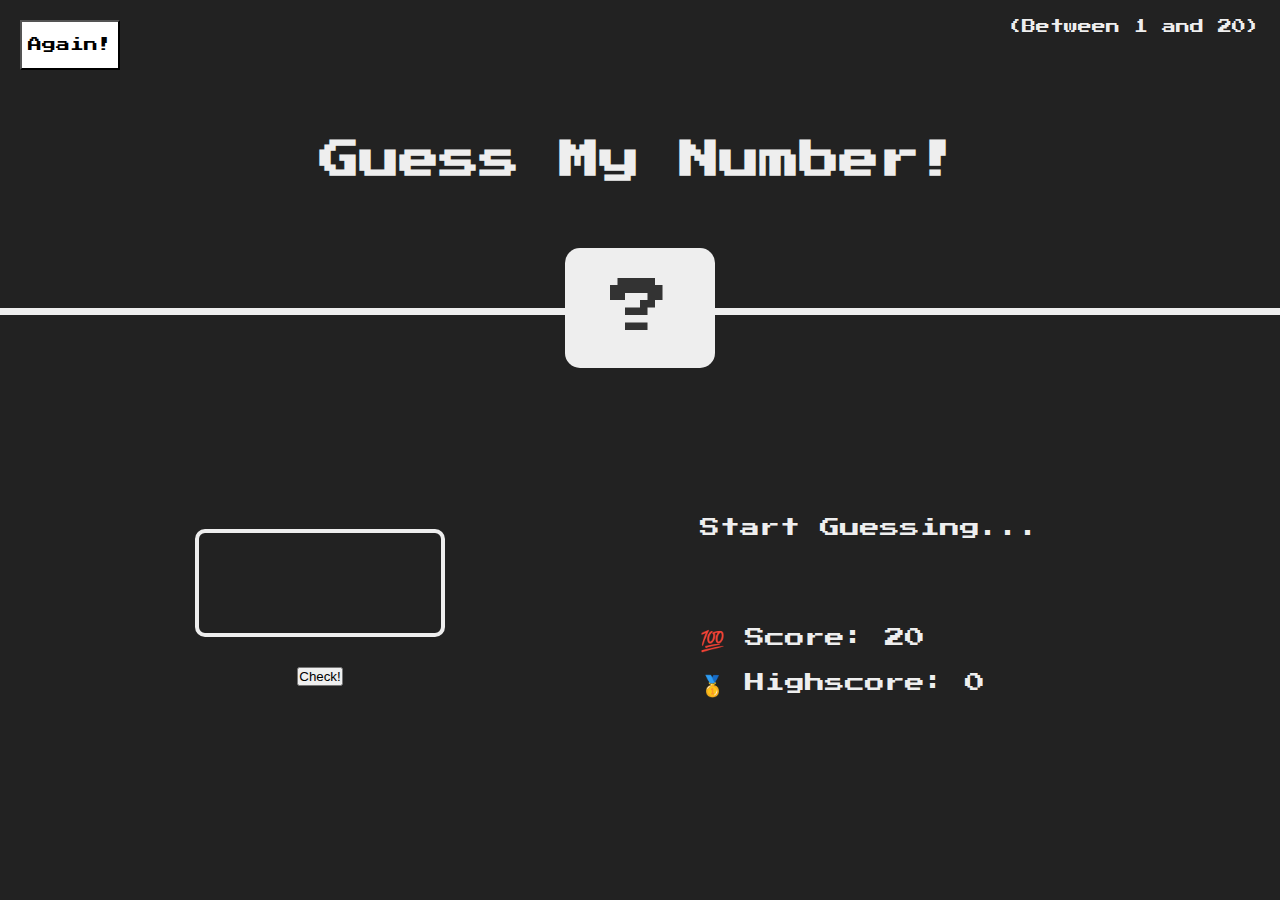
<file: Guess-The-Number/index.html>
<!DOCTYPE html>
<html lang="en">
  <head>
    <meta charset="UTF-8" />
    <meta name="viewport" content="width=device-width, initial-scale=1.0" />
    <link rel="stylesheet" href="style.css" />
    <title>Guess my Number!</title>
  </head>
  <body>
    <header>
      <h1>Guess My Number!</h1>
      <p class="between">(Between 1 and 20)</p>
      <button class="btn-again">Again!</button>
      <div class="number">?</div>
    </header>
    <main>
      <section class="left">
        <input type="number" class="guess" />
        <button class="btn-check">Check!</button>
      </section>
      <section class="right">
        <p class="message">Start Guessing...</p>
        <p class="label-score">💯 Score: <span class="score">20</span></p>
        <p class="label-highscore">
          🥇 Highscore: <span class="highscore">0</span>
        </p>
      </section>
    </main>
    <script src="script.js"></script>
  </body>
</html>
</file>
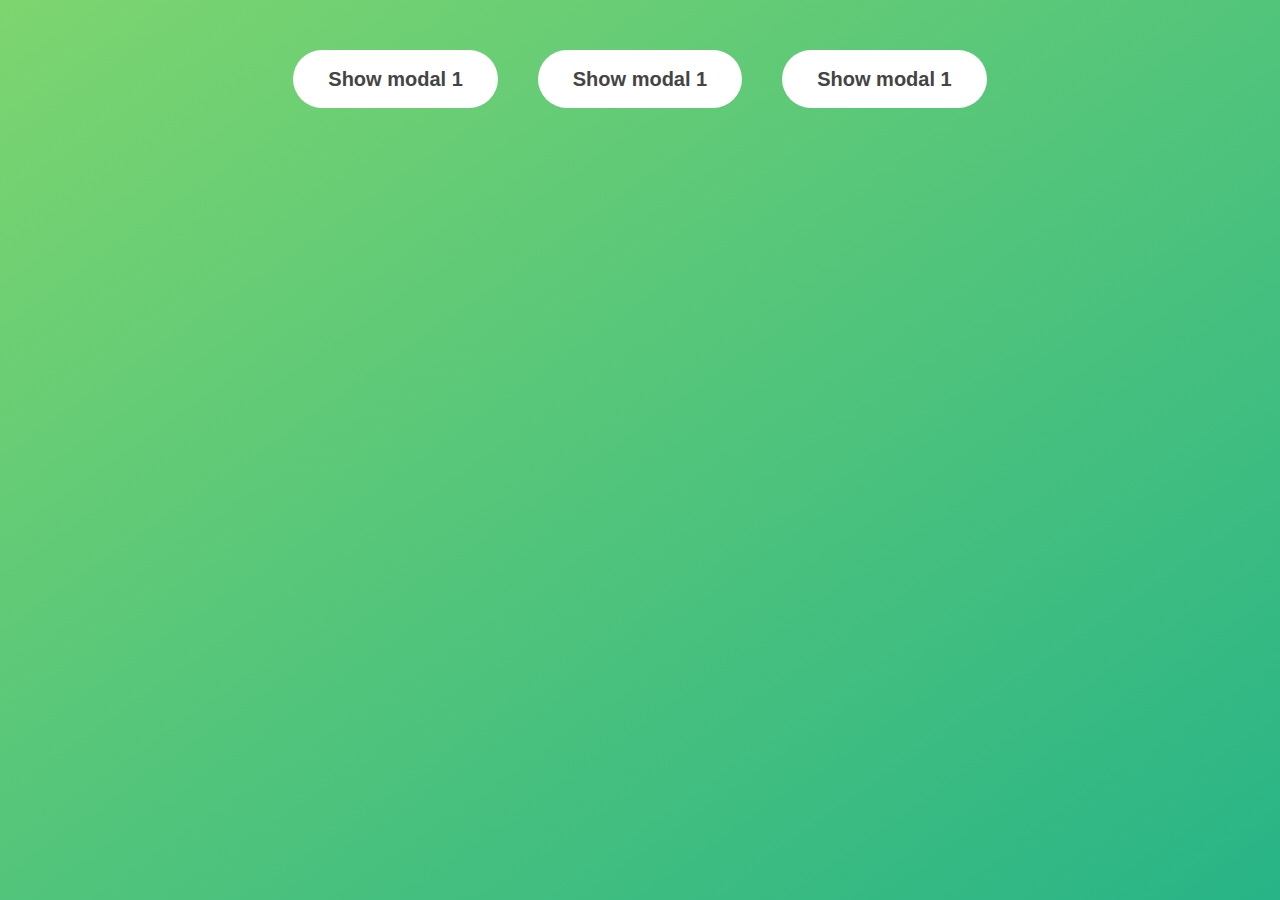
<file: Model-Window/index.html>
<!DOCTYPE html>
<html lang="en">

<head>
    <meta charset="UTF-8">
    <meta name="viewport" content="width=device-width, initial-scale=1.0">
    <title>Modal Window</title>
    <link rel="stylesheet" href="style.css">
</head>

<body>
    <button class="show-modal">Show modal 1</button>
    <button class="show-modal">Show modal 1</button>
    <button class="show-modal">Show modal 1</button>

   <div class="modal hidden">
      <button class="close-modal">&times;</button>
      <h1>I'm a modal window 😍</h1>
      <p>
        Lorem ipsum dolor sit amet, consectetur adipisicing elit, sed do eiusmod
        tempor incididunt ut labore et dolore magna aliqua. Ut enim ad minim
        veniam, quis nostrud exercitation ullamco laboris nisi ut aliquip ex ea
        commodo consequat. Duis aute irure dolor in reprehenderit in voluptate
        velit esse cillum dolore eu fugiat nulla pariatur. Excepteur sint
        occaecat cupidatat non proident, sunt in culpa qui officia deserunt
        mollit anim id est laborum.
      </p>
    </div>
    <div class="overlay hidden"></div>

    <script src="script.js"></script>

</body>

</html>
</file>
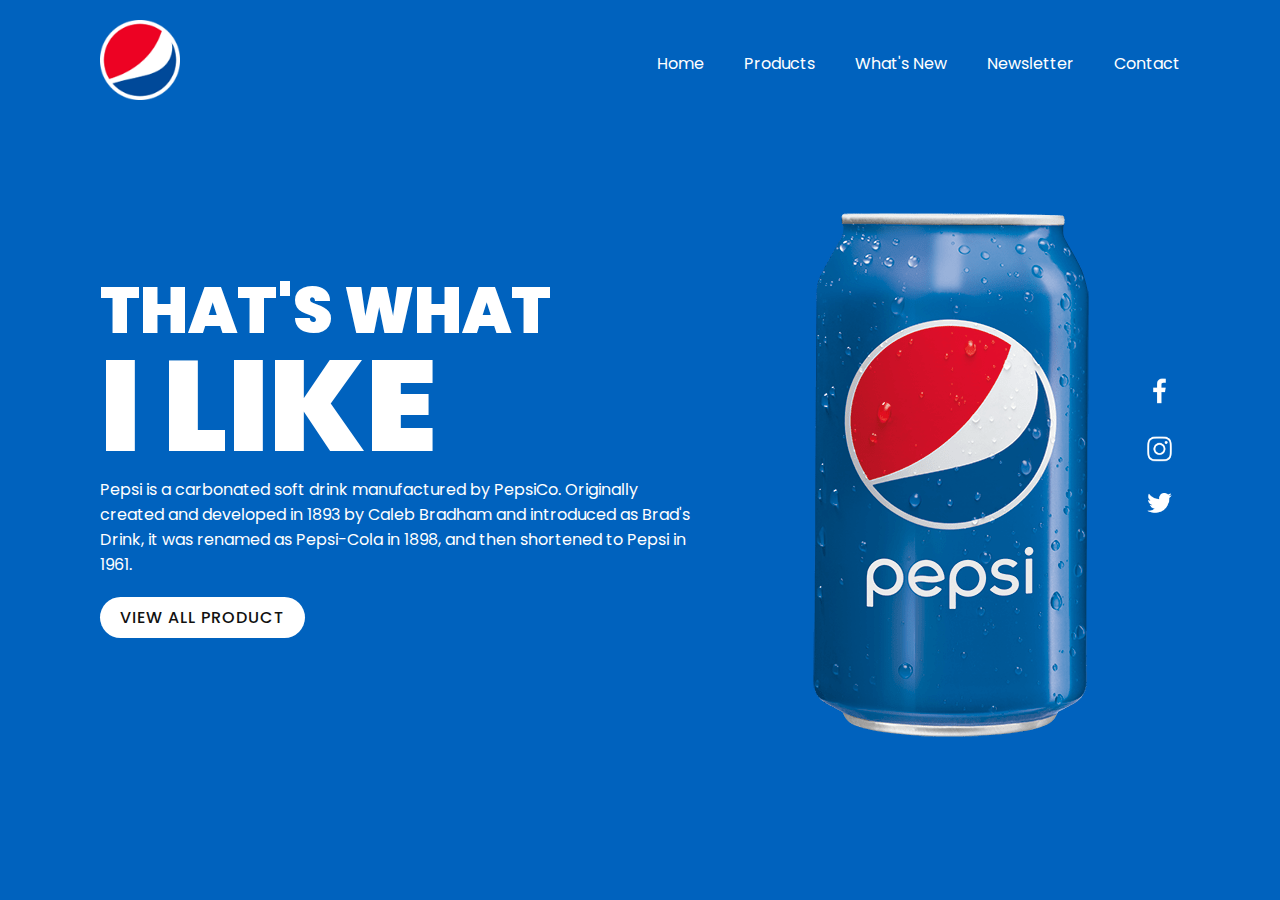
<file: PEPSI/index.html>
<!DOCTYPE html>
<html lang="en">
<head>
    <meta charset="UTF-8">
    <meta http-equiv="X-UA-Compatible" content="IE=edge">
    <meta name="viewport" content="width=device-width, initial-scale=1.0">
    <title>Document</title>
    <link rel="stylesheet" href="style.css">
</head>
<body>
    <section class="sec">
        <header>
            <a href="#"><img src="logo.png" class="logo"></a>
            <ul>
                <li><a href="#">Home</a></li>
                <li><a href="#">Products</a></li>
                <li><a href="#">What's New</a></li>
                <li><a href="#">Newsletter</a></li>
                <li><a href="#">Contact</a></li>
            </ul>
        </header>
        <div class="containt">
            <div class="text">
                <h2>That's what<br><span>I Like</span> </h2>
                <p>Pepsi is a carbonated soft drink manufactured by PepsiCo. Originally created and developed in 1893 by Caleb Bradham and introduced as Brad's Drink, it was renamed as Pepsi-Cola in 1898, and then shortened to Pepsi in 1961.
                </p>
                <a href="#">View all product</a>
            </div>
            <div class="imgbox">
                <img src="pepsi001.png"  class="pepsi">
            </div>
        </div>
            <ul class="sci">
                <li><a href="#"><img src="facebook.png"></a></li>
                <li><a href="#"><img src="instagram.png"></a></li>
                <li><a href="#"><img src="twitter.png"></a></li>
            </ul>
    </section>
    
</body>
</html>
</file>
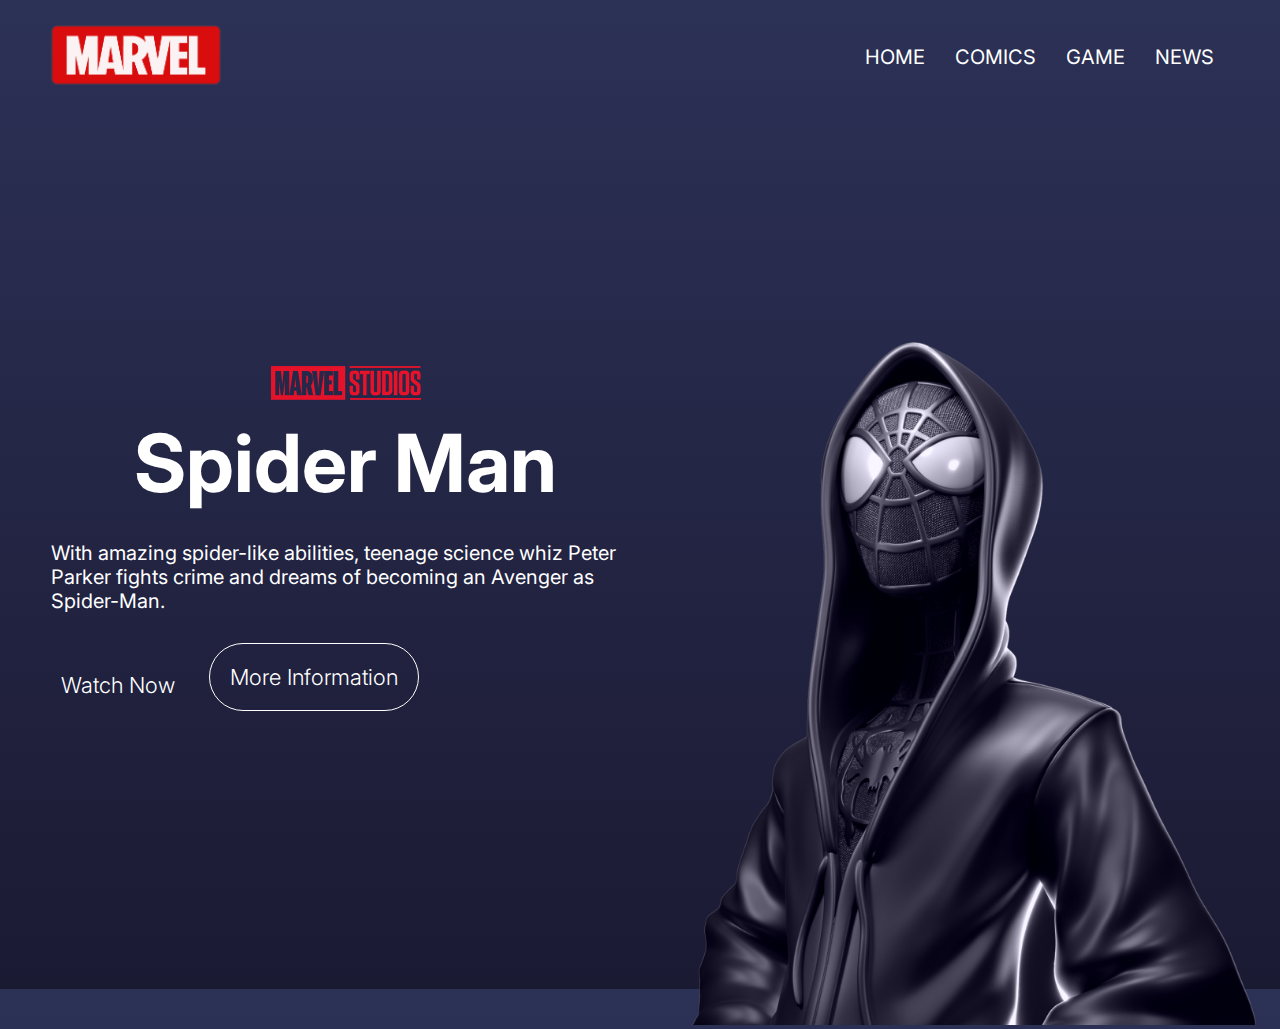
<file: Spiderman/index.html>
<!DOCTYPE html>
<html lang="pt-br">
<head>
    <meta charset="UTF-8">
    <meta http-equiv="X-UA-Compatible" content="IE=edge">
    <meta name="viewport" content="width=device-width, initial-scale=1.0">
    <link rel="stylesheet" href="https://cdnjs.cloudflare.com/ajax/libs/font-awesome/6.2.1/css/all.min.css" integrity="sha512-MV7K8+y+gLIBoVD59lQIYicR65iaqukzvf/nwasF0nqhPay5w/9lJmVM2hMDcnK1OnMGCdVK+iQrJ7lzPJQd1w==" crossorigin="anonymous" referrerpolicy="no-referrer" />
    <link rel="stylesheet" href="style.css">
    <title>Landing page </title>
</head>
<body>
    <div class="container">
        <nav>
            <div class="logo">
                <a href="index.html">
                    <img src="logo.png">
                </a>
            </div>
            <ul>
                <li><a href="#">HOME</a></li>
                <li><a href="#">COMICS</a></li>
                <li><a href="#">GAME</a></li>
                <li><a href="#">NEWS</a></li>
            </ul>
        </nav>
        <section>
            <div class="section__text">
                <img src="marvel-studios.png" width="150px">
                <h1>Spider Man</h1>
                <p>
                    With amazing spider-like abilities, teenage science whiz Peter Parker fights crime and dreams of becoming an Avenger as Spider-Man.
                </p>

                <div>
                    <button>
                        <i class="fa-solid fa-circle-play"></i>
                        Watch Now
                    </button>
                    <button>More Information</button>
                </div>

            </div>
            <div class="section__img">
                <img src="spidermam.png">
            </div>
        </section>
    </div>
</body>
</html>
</file>
<file: Guess-The-Number/style.css>
@import url('https://fonts.googleapis.com/css?family=Press+Start+2P&display=swap');

* {
  margin: 0;
  padding: 0;
  box-sizing: border-box;
}

html {
  font-size: 62.5%;
}

body {
  font-family: 'Press Start 2P', sans-serif;
  color: #eee;
  background-color: #222;
}

/* LAYOUT */
header {
  position: relative;
  height: 35vh;
  border-bottom: 7px solid #eee;
}

main {
  height: 65vh;
  color: #eee;
  display: flex;
  align-items: center;
  justify-content: space-around;
}

.left {
  width: 52rem;
  display: flex;
  flex-direction: column;
  align-items: center;
}

.right {
  width: 52rem;
  font-size: 2rem;
}

/* ELEMENTS STYLE */
h1 {
  font-size: 4rem;
  text-align: center;
  position: absolute;
  width: 100%;
  top: 52%;
  left: 50%;
  transform: translate(-50%, -50%);
}

.number {
  background: #eee;
  color: #333;
  font-size: 6rem;
  width: 15rem;
  padding: 3rem 0;
  text-align: center;
  position: absolute;
  bottom: 0;
  left: 50%;
  transform: translate(-50%, 50%);
  border-radius: 15px; /* Curvy outline */
}

.between {
  font-size: 1.4rem;
  position: absolute;
  top: 2rem;
  right: 2rem;
}

.again {
  position: absolute;
  top: 2rem;
  left: 2rem;
}

.guess {
  background: none;
  border: 4px solid #eee;
  font-family: inherit;
  color: inherit;
  font-size: 5rem;
  padding: 2.5rem;
  width: 25rem;
  text-align: center;
  display: block;
  margin-bottom: 3rem;
  border-radius: 10px;
}

.btn {
  border: none;
  background-color: #eee;
  color: #222;
  font-size: 2rem;
  font-family: inherit;
  padding: 2rem 3rem;
  cursor: pointer;
  border-radius: 10px;
}

.btn:hover {
  background-color: #ccc;
}

.message {
  margin-bottom: 8rem;
  height: 3rem;
}

.label-score {
  margin-bottom: 2rem;
}

/* Specific styling for the "Again!" button */
.btn-again {
  background-color: white;
  margin-top: 20px;
  margin-left: 20px;
  width: 10rem;
  height: 5rem;
  font-size: 1.4rem;
  font-family: inherit;
}
</file>
<file: Model-Window/style.css>
* {
  margin: 0;
  padding: 0;
  box-sizing: inherit;
}

html {
  font-size: 62.5%;
  box-sizing: border-box;
}

body {
  font-family: sans-serif;
  color: #333;
  line-height: 1.5;
  height: 100vh;
  position: relative;
  display: flex;
  align-items: flex-start;
  justify-content: center;
  background: linear-gradient(to top left, #28b487, #7dd56f);
}

.show-modal {
  font-size: 2rem;
  font-weight: 600;
  padding: 1.75rem 3.5rem;
  margin: 5rem 2rem;
  border: none;
  background-color: #fff;
  color: #444;
  border-radius: 10rem;
  cursor: pointer;
}

.close-modal {
  position: absolute;
  top: 1.2rem;
  right: 2rem;
  font-size: 5rem;
  color: #333;
  cursor: pointer;
  border: none;
  background: none;
}

h1 {
  font-size: 2.5rem;
  margin-bottom: 2rem;
}

p {
  font-size: 1.8rem;
}

/* -------------------------- */
/* CLASSES TO MAKE MODAL WORK */
.hidden {
  display: none;
}

.modal {
  position: absolute;
  top: 50%;
  left: 50%;
  transform: translate(-50%, -50%);
  width: 70%;

  background-color: white;
  padding: 6rem;
  border-radius: 5px;
  box-shadow: 0 3rem 5rem rgba(0, 0, 0, 0.3);
  z-index: 10;
}

.overlay {
  position: absolute;
  top: 0;
  left: 0;
  width: 100%;
  height: 100%;
  background-color: rgba(0, 0, 0, 0.6);
  backdrop-filter: blur(3px);
  z-index: 5;
}
</file>
<file: PEPSI/style.css>
@import url('https://fonts.googleapis.com/css2?family=Poppins:wght@500&display=swap');
*{
    font-family: 'Poppins', sans-serif;
    margin: 0;
      padding: 0;
    box-sizing: border-box;
}
section{
    position: relative;
    width: 100%;
    display: flex;
    justify-content: space-between;
    align-items: center;
    transition: 0.5s;
    padding: 100px;
    min-height: 100vh;
    background-color: #0062be;

}
header{
    position: absolute;
    top: 0;
    left: 0;
    width: 100%;
    padding: 20px 100px;
    display: flex;
    justify-content: space-between;
    align-items: center;

}
header .logo{
    position: relative;
    max-width: 80px;
}
header ul{
    position: relative;
    display: flex;
}
header ul li{
    list-style: none;
}
header ul li a{
    display: inline-block;
    color: #fff;
    font-weight:400;
    margin-left: 40px;
    text-decoration: none;
}
.containt{
    position: relative;
    width: 100%;
    display: flex;
    justify-content: space-between;
    align-items: center;

}
.containt .text{
    position: relative;
    max-width: 600px;
}
.containt .text h2{
    color: #fff;
    font-weight: 900;
    font-size: 4em;
    line-height: 1.5em;
    text-transform: uppercase;
}
.containt .text h2 span{
    font-size: 2em;

}
.containt .text p{
    color: #fff;
}
.containt .text a{
   
    display: inline-block;
    margin-top: 20px;
    padding: 8px 20px;
    background: #fff;
    color: #111;
    border-radius: 40px;
    font-weight:500;
    letter-spacing: 1px;
    text-decoration: none;
    text-transform: uppercase;
}
.containt .imgbox{
    width: 600px;
    display: flex;
    padding-right: 50px;
    margin-top: 50px;
    justify-content: flex-end;
}
.containt .imgbox img{
    min-width: 260px;  
}
.sci{
  
    top: 50%;
    display: flex;
    justify-content: center;
    align-items: center;
    flex-direction: column;
    margin-bottom: 6px;
}
.sci li{
    list-style: none;
}
.sci li a{
    display: inline-block;
    filter: invert(1);
    margin: 5px 0;
    transform: scale(0.6); 
}
</file>
<file: Spiderman/style.css>
@import url('https://fonts.googleapis.com/css2?family=Inter:wght@100;200;300;400;500&display=swap');

* {
    margin: 0;
    padding: 0;
    box-sizing: border-box;
    font-family: 'Inter', sans-serif;
}

.container {
    max-width: 1400px;
    margin: 0 auto;
    padding: 0 4%;
}

body {
    background: linear-gradient(#2C3156, #1b1a33);
}

nav {
    display: flex;
    justify-content: space-between;
    align-items: center;
    padding-top: 25px;
}

.logo {
    width: 170px;
}

.logo img {
    width: 100%;
}

nav ul {
    list-style: none;
    display: flex;
}

nav ul li {
    padding: 0 15px;
    font-size: 20px;
}

nav ul li a {
    color: white;
    text-decoration: none;
}

nav ul li a:hover {
    color: red;
}

section{
    display: flex;
    position: relative;
    min-height: 100vh;
    align-items: center;
}

.section__text {
    color: white;
    width: 50%;
    text-align: center;
}

.section__text h1 {
    font-size: 5rem;
    margin-top: 10px;
    text-shadow: 3px 0 red,
}
.section__text p{
    font-size: 20px;
    margin: 30px 0;
    font-weight: 400;
    text-align: left;
}
.section__text div{
    text-align: left;
}
.section__text div button{
    font-size: 22px;
    color: white;
    border: none;
    background-color: transparent;
    margin-right: 30px;
    font-weight: 300;
}
.section__text div button i{
    font-size: 38px;
    margin-right: 10px;
}
.section__text div button:first-child{
    display: inline-flex;
    align-items: center;
}
.section__text div button:last-child{
    border: 1px solid white;
    border-radius: 50px;
    padding: 20px;
}
.section__img{
    position: absolute;
    right: -50px;
    bottom: -40px;
}
.section__img img{
    width: 750px;
}
</file>
